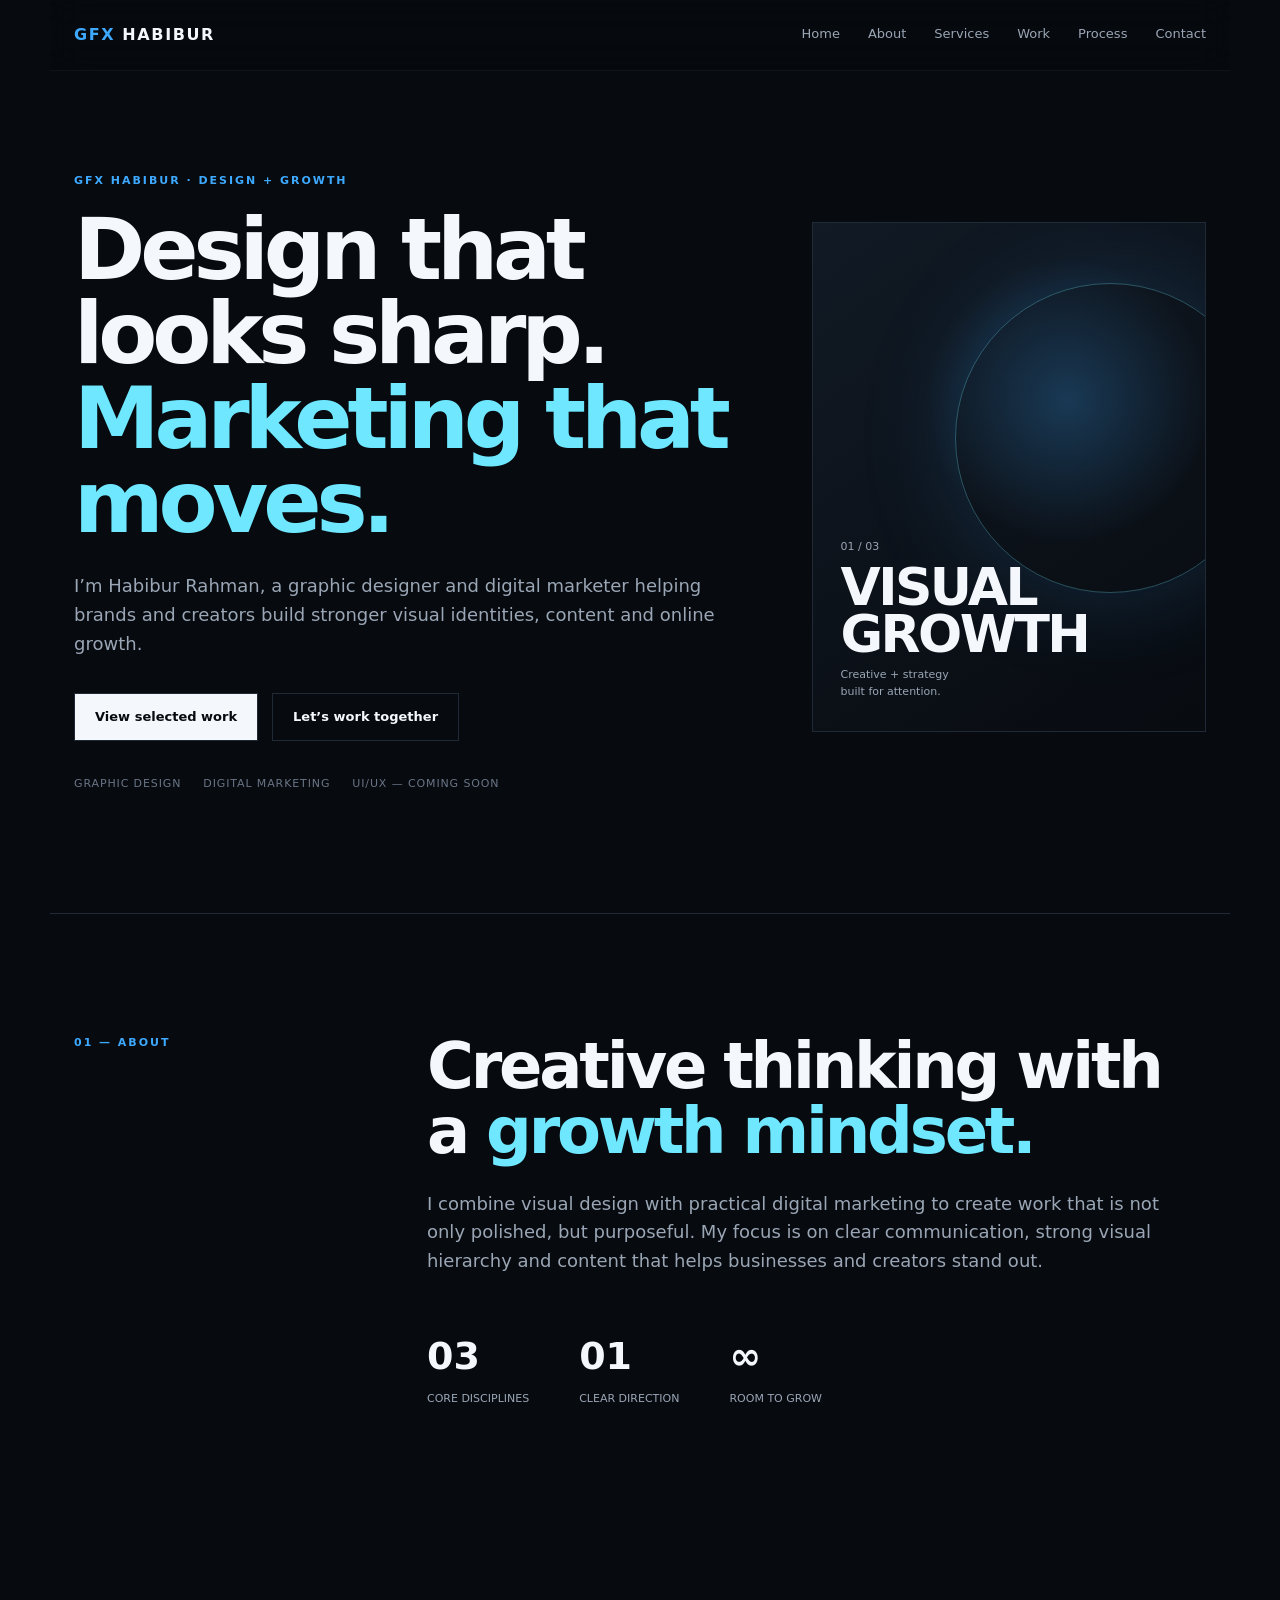
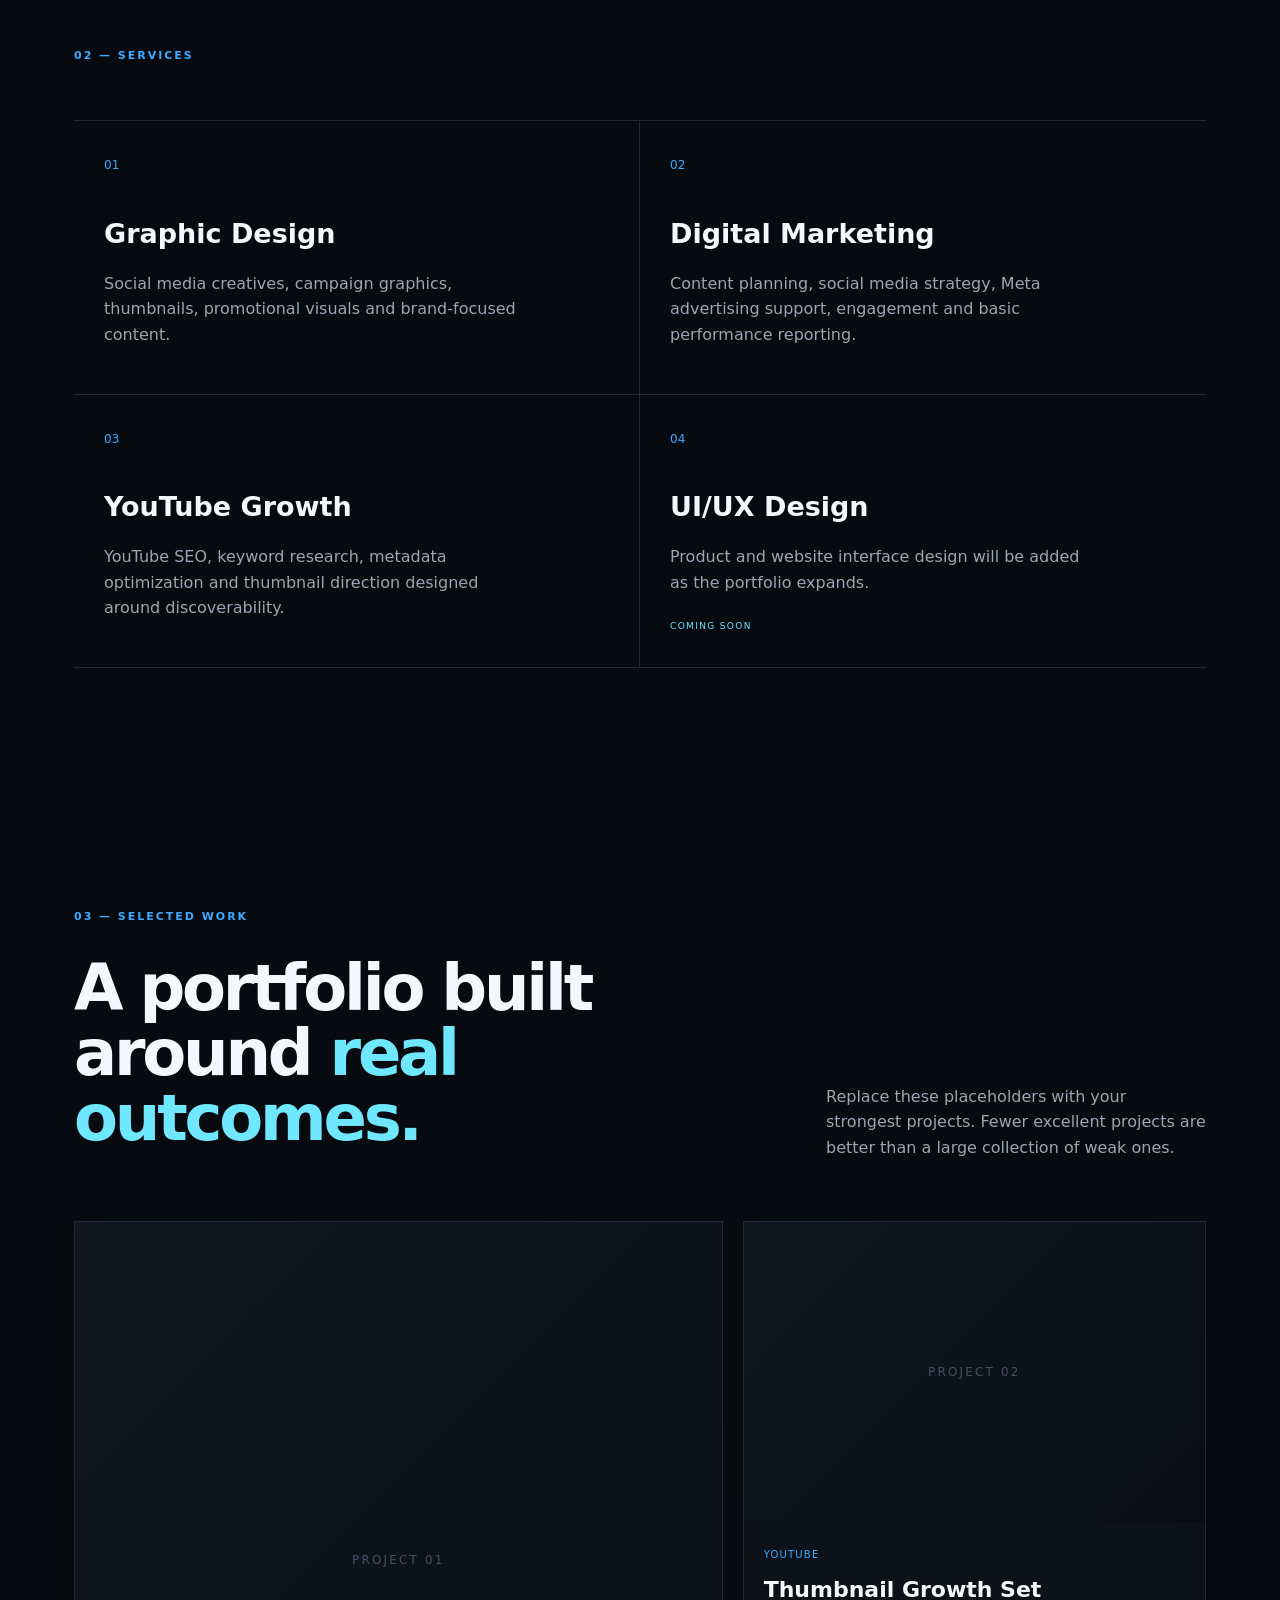
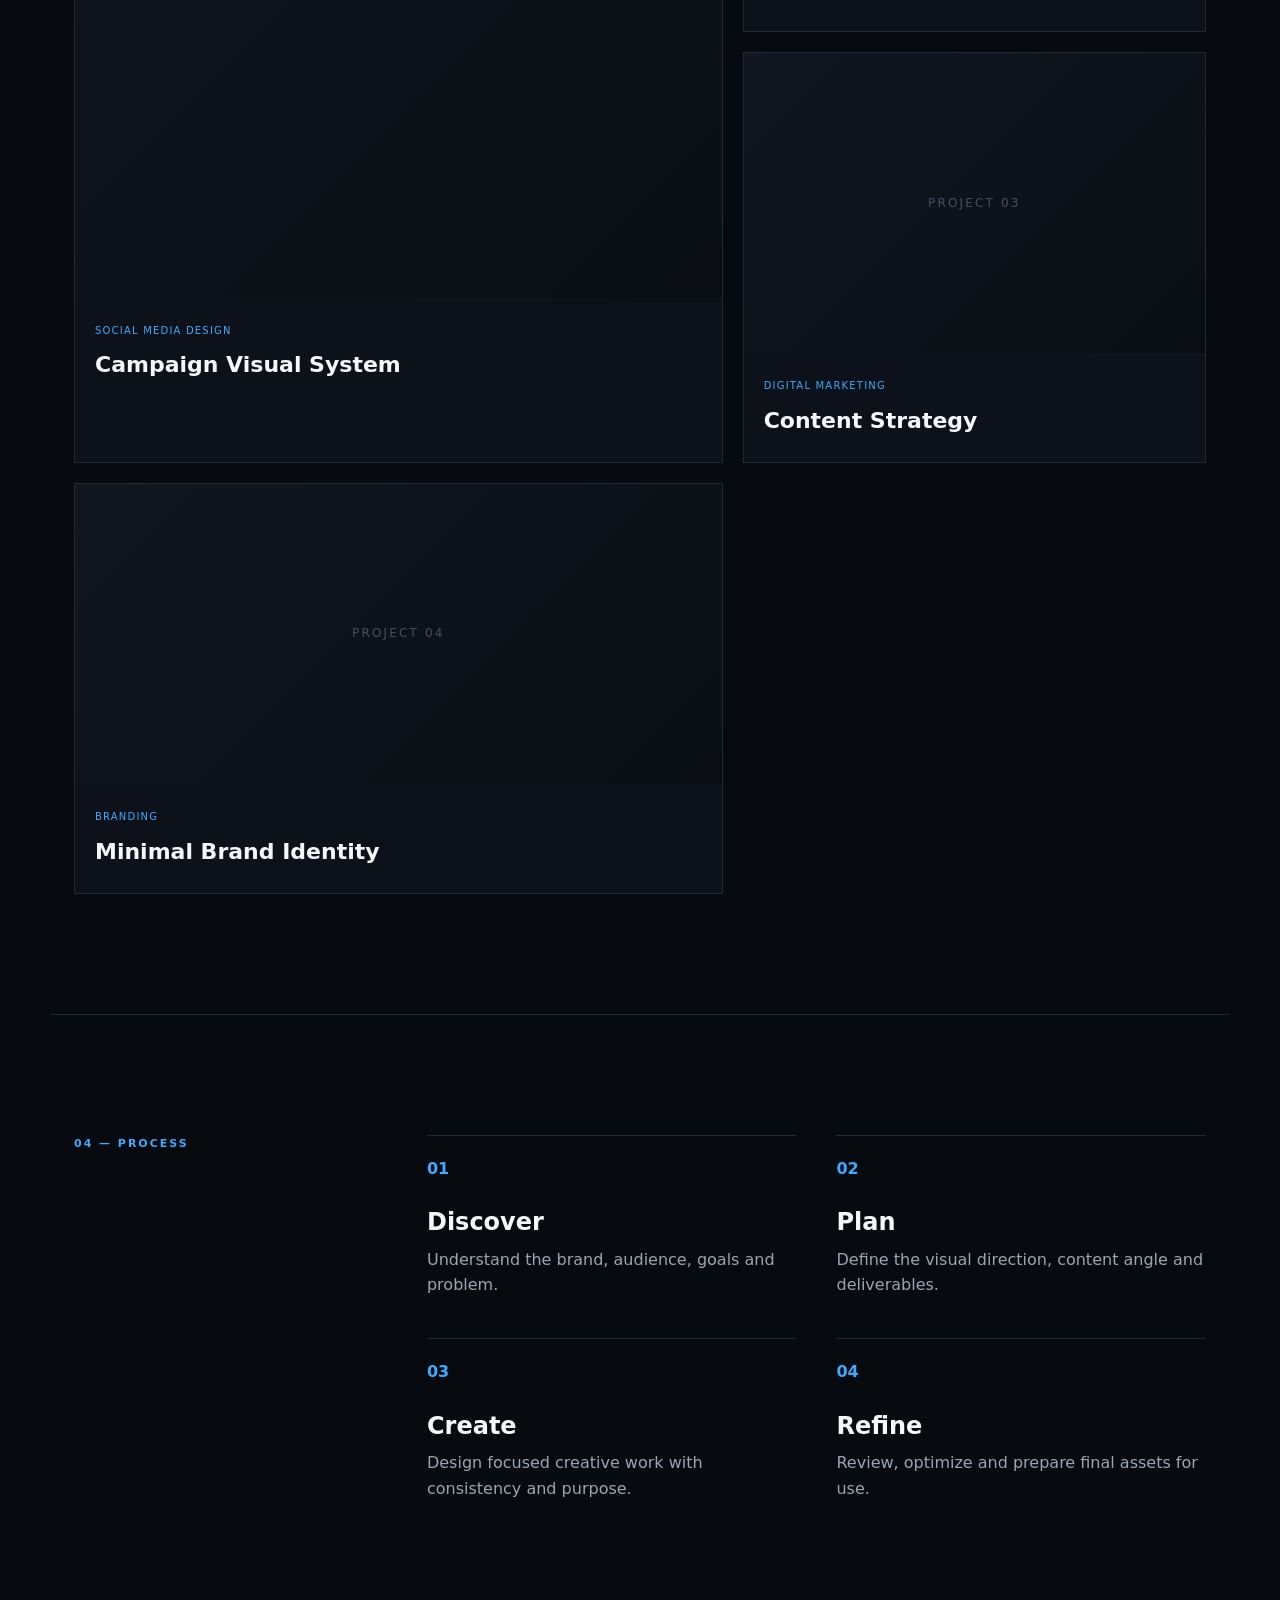
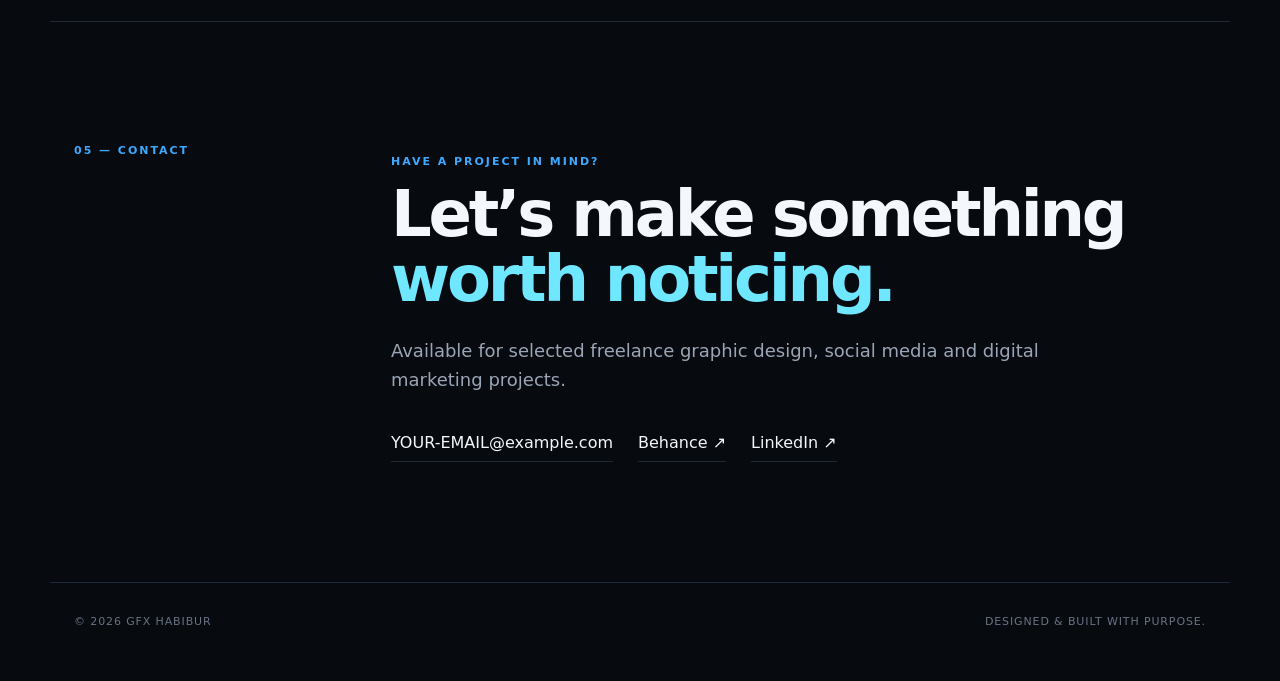
<file: index.html>
<!doctype html>
<html lang="en">
<head>
  <meta charset="utf-8">
  <meta name="viewport" content="width=device-width, initial-scale=1">
  <title>GFX HABIBUR | Graphic Designer & Digital Marketer</title>
  <meta name="description" content="GFX HABIBUR — Graphic Designer and Digital Marketer specializing in social media design, YouTube thumbnails, visual content, SEO and digital growth.">
  <meta name="keywords" content="graphic designer, digital marketer, social media designer, YouTube thumbnail designer, YouTube SEO, GFX Habibur, graphic design portfolio">
  <meta name="author" content="Habibur Rahman">
  <meta name="robots" content="index, follow">
  <link rel="canonical" href="https://YOUR-USERNAME.github.io/">
  <meta property="og:type" content="website">
  <meta property="og:title" content="GFX HABIBUR | Graphic Designer & Digital Marketer">
  <meta property="og:description" content="Premium graphic design, social media creative and digital marketing portfolio.">
  <meta property="og:url" content="https://YOUR-USERNAME.github.io/">
  <meta property="og:image" content="https://YOUR-USERNAME.github.io/assets/og-image.jpg">
  <meta name="twitter:card" content="summary_large_image">
  <link rel="icon" href="assets/favicon.svg" type="image/svg+xml">
  <link rel="stylesheet" href="styles.css">
  <script type="application/ld+json">
  {
    "@context":"https://schema.org",
    "@type":"Person",
    "name":"Habibur Rahman",
    "url":"https://YOUR-USERNAME.github.io/",
    "jobTitle":"Graphic Designer & Digital Marketer",
    "sameAs":[
      "https://www.behance.net/",
      "https://www.linkedin.com/",
      "https://www.youtube.com/"
    ]
  }
  </script>
</head>
<body>
  <header class="site-header">
    <a class="brand" href="#home" aria-label="GFX HABIBUR home"><span>GFX</span> HABIBUR</a>
    <button class="menu-toggle" aria-label="Open navigation" aria-expanded="false">☰</button>
    <nav class="nav" aria-label="Primary navigation">
      <a href="#home">Home</a><a href="#about">About</a><a href="#services">Services</a>
      <a href="#work">Work</a><a href="#process">Process</a><a href="#contact">Contact</a>
    </nav>
  </header>

  <main>
    <section id="home" class="hero section">
      <div class="hero-copy reveal">
        <p class="eyebrow">GFX HABIBUR · DESIGN + GROWTH</p>
        <h1>Design that looks sharp.<br><em>Marketing that moves.</em></h1>
        <p class="lead">I’m Habibur Rahman, a graphic designer and digital marketer helping brands and creators build stronger visual identities, content and online growth.</p>
        <div class="hero-actions">
          <a class="btn btn-primary" href="#work">View selected work</a>
          <a class="btn btn-ghost" href="#contact">Let’s work together</a>
        </div>
        <div class="proof-row"><span>Graphic Design</span><span>Digital Marketing</span><span>UI/UX — coming soon</span></div>
      </div>
      <div class="hero-card reveal" aria-label="Portfolio introduction">
        <div class="orb"></div>
        <div class="hero-card-content"><span>01 / 03</span><strong>VISUAL<br>GROWTH</strong><small>Creative + strategy<br>built for attention.</small></div>
      </div>
    </section>

    <section id="about" class="section split">
      <div class="section-label">01 — ABOUT</div>
      <div>
        <h2>Creative thinking with a <em>growth mindset.</em></h2>
        <p>I combine visual design with practical digital marketing to create work that is not only polished, but purposeful. My focus is on clear communication, strong visual hierarchy and content that helps businesses and creators stand out.</p>
        <div class="stats"><div><b>03</b><span>Core disciplines</span></div><div><b>01</b><span>Clear direction</span></div><div><b>∞</b><span>Room to grow</span></div></div>
      </div>
    </section>

    <section id="services" class="section">
      <div class="section-label">02 — SERVICES</div>
      <div class="service-grid">
        <article><span>01</span><h3>Graphic Design</h3><p>Social media creatives, campaign graphics, thumbnails, promotional visuals and brand-focused content.</p></article>
        <article><span>02</span><h3>Digital Marketing</h3><p>Content planning, social media strategy, Meta advertising support, engagement and basic performance reporting.</p></article>
        <article><span>03</span><h3>YouTube Growth</h3><p>YouTube SEO, keyword research, metadata optimization and thumbnail direction designed around discoverability.</p></article>
        <article class="future"><span>04</span><h3>UI/UX Design</h3><p>Product and website interface design will be added as the portfolio expands.</p><small>COMING SOON</small></article>
      </div>
    </section>

    <section id="work" class="section">
      <div class="section-label">03 — SELECTED WORK</div>
      <div class="work-head"><h2>A portfolio built around <em>real outcomes.</em></h2><p>Replace these placeholders with your strongest projects. Fewer excellent projects are better than a large collection of weak ones.</p></div>
      <div class="work-grid">
        <a class="work-card large" href="#" aria-label="Project 01"><div class="placeholder">PROJECT 01</div><div><span>Social Media Design</span><h3>Campaign Visual System</h3></div></a>
        <a class="work-card" href="#" aria-label="Project 02"><div class="placeholder">PROJECT 02</div><div><span>YouTube</span><h3>Thumbnail Growth Set</h3></div></a>
        <a class="work-card" href="#" aria-label="Project 03"><div class="placeholder">PROJECT 03</div><div><span>Digital Marketing</span><h3>Content Strategy</h3></div></a>
        <a class="work-card" href="#" aria-label="Project 04"><div class="placeholder">PROJECT 04</div><div><span>Branding</span><h3>Minimal Brand Identity</h3></div></a>
      </div>
    </section>

    <section id="process" class="section split process">
      <div class="section-label">04 — PROCESS</div>
      <div class="steps">
        <div><b>01</b><h3>Discover</h3><p>Understand the brand, audience, goals and problem.</p></div>
        <div><b>02</b><h3>Plan</h3><p>Define the visual direction, content angle and deliverables.</p></div>
        <div><b>03</b><h3>Create</h3><p>Design focused creative work with consistency and purpose.</p></div>
        <div><b>04</b><h3>Refine</h3><p>Review, optimize and prepare final assets for use.</p></div>
      </div>
    </section>

    <section id="contact" class="section contact">
      <div class="section-label">05 — CONTACT</div>
      <div>
        <p class="eyebrow">HAVE A PROJECT IN MIND?</p>
        <h2>Let’s make something <em>worth noticing.</em></h2>
        <p class="lead">Available for selected freelance graphic design, social media and digital marketing projects.</p>
        <div class="contact-links">
          <a href="mailto:YOUR-EMAIL@example.com">YOUR-EMAIL@example.com</a>
          <a href="https://www.behance.net/" target="_blank" rel="noopener">Behance ↗</a>
          <a href="https://www.linkedin.com/" target="_blank" rel="noopener">LinkedIn ↗</a>
        </div>
      </div>
    </section>
  </main>

  <footer><span>© <span id="year"></span> GFX HABIBUR</span><span>Designed & built with purpose.</span></footer>
  <script src="script.js"></script>
</body>
</html>
</file>
<file: styles.css>
:root{--bg:#070a0f;--surface:#0d121a;--text:#f4f7fb;--muted:#9aa6b5;--line:#202936;--accent:#3da9ff;--accent2:#6ee7ff;--max:1180px}
*{box-sizing:border-box}html{scroll-behavior:smooth}body{margin:0;background:var(--bg);color:var(--text);font-family:Inter,ui-sans-serif,system-ui,-apple-system,BlinkMacSystemFont,"Segoe UI",sans-serif;line-height:1.6}a{color:inherit;text-decoration:none}.site-header{position:sticky;top:0;z-index:20;display:flex;align-items:center;justify-content:space-between;max-width:var(--max);margin:auto;padding:22px 24px;background:rgba(7,10,15,.84);backdrop-filter:blur(18px);border-bottom:1px solid rgba(255,255,255,.04)}.brand{font-weight:800;letter-spacing:.1em}.brand span{color:var(--accent)}.nav{display:flex;gap:28px;font-size:13px;color:var(--muted)}.nav a:hover{color:var(--text)}.menu-toggle{display:none;background:none;border:0;color:var(--text);font-size:24px}.section{max-width:var(--max);margin:auto;padding:120px 24px}.hero{min-height:760px;display:grid;grid-template-columns:1.25fr .75fr;align-items:center;gap:80px;padding-top:90px}.eyebrow,.section-label{font-size:11px;letter-spacing:.18em;color:var(--accent);font-weight:700}.hero h1{font-size:clamp(48px,7vw,86px);line-height:.98;letter-spacing:-.06em;margin:18px 0 28px}.hero em,h2 em{font-style:normal;color:var(--accent2)}.lead{max-width:650px;color:var(--muted);font-size:18px}.hero-actions{display:flex;gap:14px;margin:34px 0}.btn{padding:13px 20px;border:1px solid var(--line);font-size:13px;font-weight:700}.btn-primary{background:var(--text);color:var(--bg)}.btn-ghost:hover{border-color:var(--accent)}.proof-row{display:flex;flex-wrap:wrap;gap:22px;color:#697586;font-size:11px;text-transform:uppercase;letter-spacing:.08em}.hero-card{height:510px;border:1px solid var(--line);background:radial-gradient(circle at 65% 35%,rgba(61,169,255,.25),transparent 34%),linear-gradient(145deg,#111a25,#080b10);position:relative;overflow:hidden}.orb{position:absolute;width:310px;height:310px;border:1px solid rgba(110,231,255,.3);border-radius:50%;top:60px;right:-60px;box-shadow:0 0 100px rgba(61,169,255,.18)}.hero-card-content{position:absolute;inset:auto 28px 30px;display:grid;gap:8px}.hero-card-content span,.hero-card-content small{color:var(--muted);font-size:11px}.hero-card-content strong{font-size:52px;line-height:.9;letter-spacing:-.05em}.split{display:grid;grid-template-columns:.28fr .72fr;gap:50px;border-top:1px solid var(--line)}h2{font-size:clamp(38px,5vw,64px);line-height:1.02;letter-spacing:-.05em;margin:0 0 25px} .split>div:last-child>p{max-width:760px;color:var(--muted);font-size:18px}.stats{display:flex;gap:50px;margin-top:50px}.stats div{display:grid;gap:3px}.stats b{font-size:38px}.stats span{font-size:11px;color:var(--muted);text-transform:uppercase}.service-grid{display:grid;grid-template-columns:repeat(2,1fr);margin-top:55px;border-top:1px solid var(--line)}.service-grid article{min-height:260px;padding:30px;border-bottom:1px solid var(--line);border-right:1px solid var(--line)}.service-grid article:nth-child(2n){border-right:0}.service-grid span{color:var(--accent);font-size:12px}.service-grid h3{font-size:27px;margin:35px 0 10px}.service-grid p{color:var(--muted);max-width:430px}.service-grid .future{position:relative}.future small{font-size:9px;letter-spacing:.15em;color:var(--accent2)}.work-head{display:flex;justify-content:space-between;align-items:end;gap:50px;margin:30px 0 45px}.work-head h2{max-width:650px}.work-head p{max-width:380px;color:var(--muted)}.work-grid{display:grid;grid-template-columns:1.4fr 1fr;gap:20px}.work-card{background:var(--surface);border:1px solid var(--line);transition:.25s;display:grid}.work-card:hover{transform:translateY(-4px);border-color:#334153}.work-card.large{grid-row:span 2}.placeholder{min-height:300px;display:grid;place-items:center;background:linear-gradient(135deg,#101721,#0a0e14);color:#405064;font-size:12px;letter-spacing:.18em}.large .placeholder{min-height:620px}.work-card>div:last-child{padding:18px 20px}.work-card span{font-size:10px;color:var(--accent);text-transform:uppercase;letter-spacing:.12em}.work-card h3{margin:6px 0;font-size:22px}.process .steps{display:grid;grid-template-columns:repeat(2,1fr);gap:40px}.steps div{border-top:1px solid var(--line);padding-top:20px}.steps b{color:var(--accent)}.steps h3{font-size:24px;margin:22px 0 5px}.steps p{color:var(--muted);margin:0}.contact{border-top:1px solid var(--line);display:grid;grid-template-columns:.28fr .72fr}.contact-links{display:flex;flex-wrap:wrap;gap:25px;margin-top:35px}.contact-links a{border-bottom:1px solid var(--line);padding-bottom:6px}.contact-links a:hover{color:var(--accent2);border-color:var(--accent2)}footer{max-width:var(--max);margin:auto;padding:30px 24px 50px;border-top:1px solid var(--line);display:flex;justify-content:space-between;color:#687384;font-size:11px;text-transform:uppercase;letter-spacing:.08em}.reveal{animation:rise .7s ease both}@keyframes rise{from{opacity:0;transform:translateY(18px)}to{opacity:1;transform:none}}@media(max-width:800px){.nav{display:none;position:absolute;top:70px;left:0;right:0;background:var(--bg);padding:20px 24px;flex-direction:column;border-bottom:1px solid var(--line)}.nav.open{display:flex}.menu-toggle{display:block}.hero,.split,.contact{grid-template-columns:1fr}.hero{min-height:auto;padding-top:70px}.hero-card{height:390px}.service-grid,.work-grid{grid-template-columns:1fr}.service-grid article{border-right:0}.work-card.large{grid-row:auto}.large .placeholder{min-height:360px}.work-head{display:block}.process .steps{grid-template-columns:1fr}.stats{gap:25px}footer{display:block;line-height:2.2}}
@media(prefers-reduced-motion:reduce){html{scroll-behavior:auto}.reveal{animation:none}}
</file>
